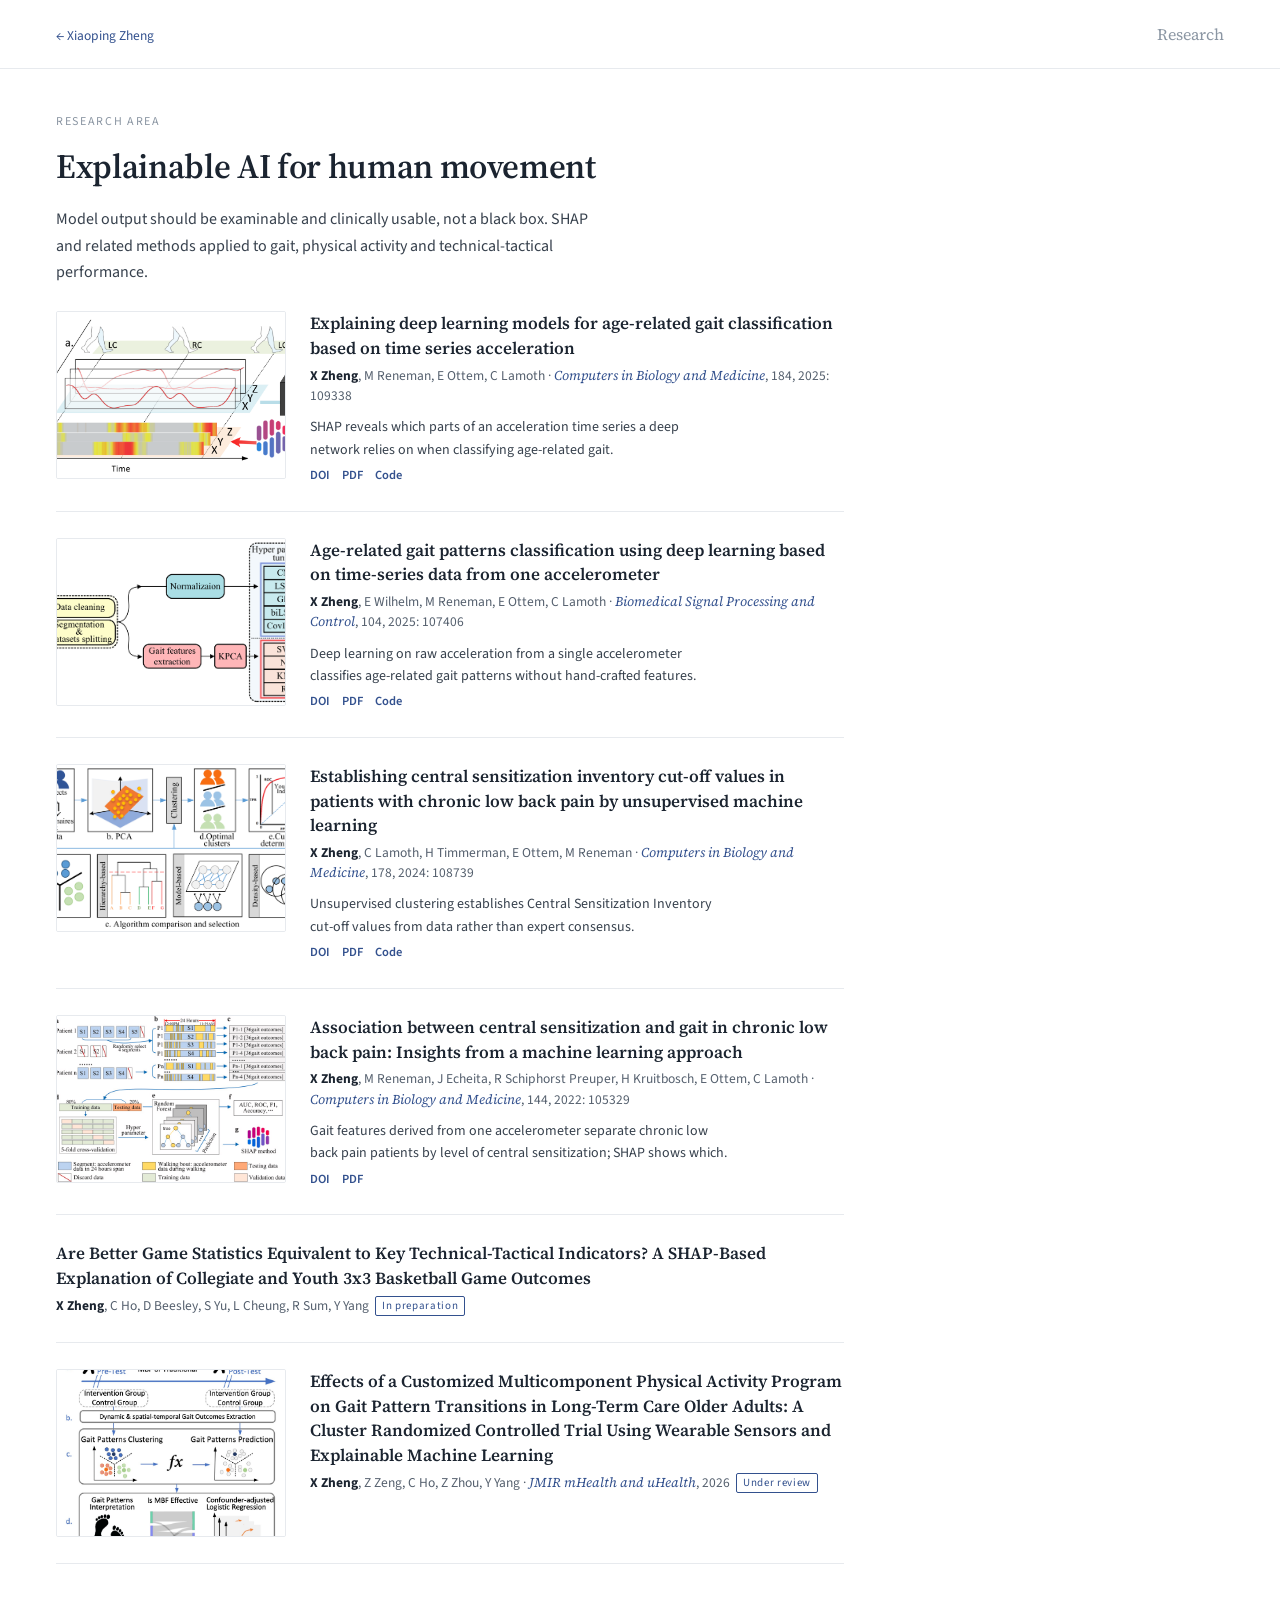
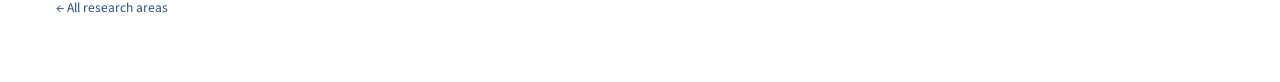
<file: research/explainable-ai.html>
<!doctype html>
<html lang="en">
<head>
<meta charset="utf-8">
<meta name="viewport" content="width=device-width, initial-scale=1">
<title>Explainable AI for human movement — Xiaoping Zheng</title>
<meta name="description" content="Model output should be examinable and clinically usable, not a black box. SHAP and related methods applied to gait, physical activity and technical-tactica">
<link rel="preconnect" href="https://fonts.googleapis.com">
<link rel="preconnect" href="https://fonts.gstatic.com" crossorigin>
<link rel="stylesheet" href="https://fonts.googleapis.com/css2?family=Source+Serif+4:opsz,wght@8..60,400;8..60,600&amp;family=Source+Sans+3:wght@400;500;600&amp;display=swap">
<link rel="stylesheet" href="../style.css">
</head>
<body>

<div class="page">
  <div class="bar">
    <a class="back" href="../index.html">← Xiaoping Zheng</a>
    <span class="mark">Research</span>
  </div>
  <div class="body">
    <p class="kick">Research area</p>
    <h1>Explainable AI for human movement</h1>
    <p class="intro">Model output should be examinable and clinically usable, not a black box. SHAP and related methods applied to gait, physical activity and technical-tactical performance.</p>
    <article class="paper"><div class="fig"><img src="../images/journal7-1.png" alt="" loading="lazy"></div><div><div class="t">Explaining deep learning models for age-related gait classification based on time series acceleration</div><div class="m"><b>X Zheng</b>, M Reneman, E Ottem, C Lamoth · <i>Computers in Biology and Medicine</i>, 184, 2025: 109338</div><p class="find">SHAP reveals which parts of an acceleration time series a deep network relies on when classifying age-related gait.</p><div class="links"><a href="https://doi.org/10.1016/j.compbiomed.2024.109338">DOI</a><a href="../paper/Explaining deep learning models for age-related gait classification based on acceleration time series.pdf">PDF</a><a href="https://github.com/xzheng93/Explainable_DL">Code</a></div></div></article><article class="paper"><div class="fig"><img src="../images/journal5-1.png" alt="" loading="lazy"></div><div><div class="t">Age-related gait patterns classification using deep learning based on time-series data from one accelerometer</div><div class="m"><b>X Zheng</b>, E Wilhelm, M Reneman, E Ottem, C Lamoth · <i>Biomedical Signal Processing and Control</i>, 104, 2025: 107406</div><p class="find">Deep learning on raw acceleration from a single accelerometer classifies age-related gait patterns without hand-crafted features.</p><div class="links"><a href="https://doi.org/10.1016/j.bspc.2024.107406">DOI</a><a href="../paper/Age-related Gait Patterns Classification Using Deep Learning Based on Time-series Data from One Accelerometer.pdf">PDF</a><a href="https://github.com/xzheng93/Age-related_gait_classification">Code</a></div></div></article><article class="paper"><div class="fig"><img src="../images/journal6-1.png" alt="" loading="lazy"></div><div><div class="t">Establishing central sensitization inventory cut-off values in patients with chronic low back pain by unsupervised machine learning</div><div class="m"><b>X Zheng</b>, C Lamoth, H Timmerman, E Ottem, M Reneman · <i>Computers in Biology and Medicine</i>, 178, 2024: 108739</div><p class="find">Unsupervised clustering establishes Central Sensitization Inventory cut-off values from data rather than expert consensus.</p><div class="links"><a href="https://doi.org/10.1016/j.compbiomed.2024.108739">DOI</a><a href="../paper/Establishing Central Sensitization Inventory Cut-off Values in Dutch-speaking patients with Chronic Low Back Pain by Unsupervised Machine Learning.pdf">PDF</a><a href="https://github.com/xzheng93/CSI_cutoff_establishment">Code</a></div></div></article><article class="paper"><div class="fig"><img src="../images/journal1-1.png" alt="" loading="lazy"></div><div><div class="t">Association between central sensitization and gait in chronic low back pain: Insights from a machine learning approach</div><div class="m"><b>X Zheng</b>, M Reneman, J Echeita, R Schiphorst Preuper, H Kruitbosch, E Ottem, C Lamoth · <i>Computers in Biology and Medicine</i>, 144, 2022: 105329</div><p class="find">Gait features derived from one accelerometer separate chronic low back pain patients by level of central sensitization; SHAP shows which.</p><div class="links"><a href="https://doi.org/10.1016/j.compbiomed.2022.105329">DOI</a><a href="../paper/Association between central sensitization and gait in chronic low back pain.pdf">PDF</a></div></div></article><article class="paper nofig"><div><div class="t">Are Better Game Statistics Equivalent to Key Technical-Tactical Indicators? A SHAP-Based Explanation of Collegiate and Youth 3x3 Basketball Game Outcomes</div><div class="m"><b>X Zheng</b>, C Ho, D Beesley, S Yu, L Cheung, R Sum, Y Yang<span class="status">In preparation</span></div></div></article><article class="paper"><div class="fig"><img src="../images/journal9-1.jpg" alt="" loading="lazy"></div><div><div class="t">Effects of a Customized Multicomponent Physical Activity Program on Gait Pattern Transitions in Long-Term Care Older Adults: A Cluster Randomized Controlled Trial Using Wearable Sensors and Explainable Machine Learning</div><div class="m"><b>X Zheng</b>, Z Zeng, C Ho, Z Zhou, Y Yang · <i>JMIR mHealth and uHealth</i>, 2026<span class="status">Under review</span></div></div></article>
    <p class="foot"><a href="../index.html">← All research areas</a></p>
  </div>
</div>
</body>
</html>
</file>
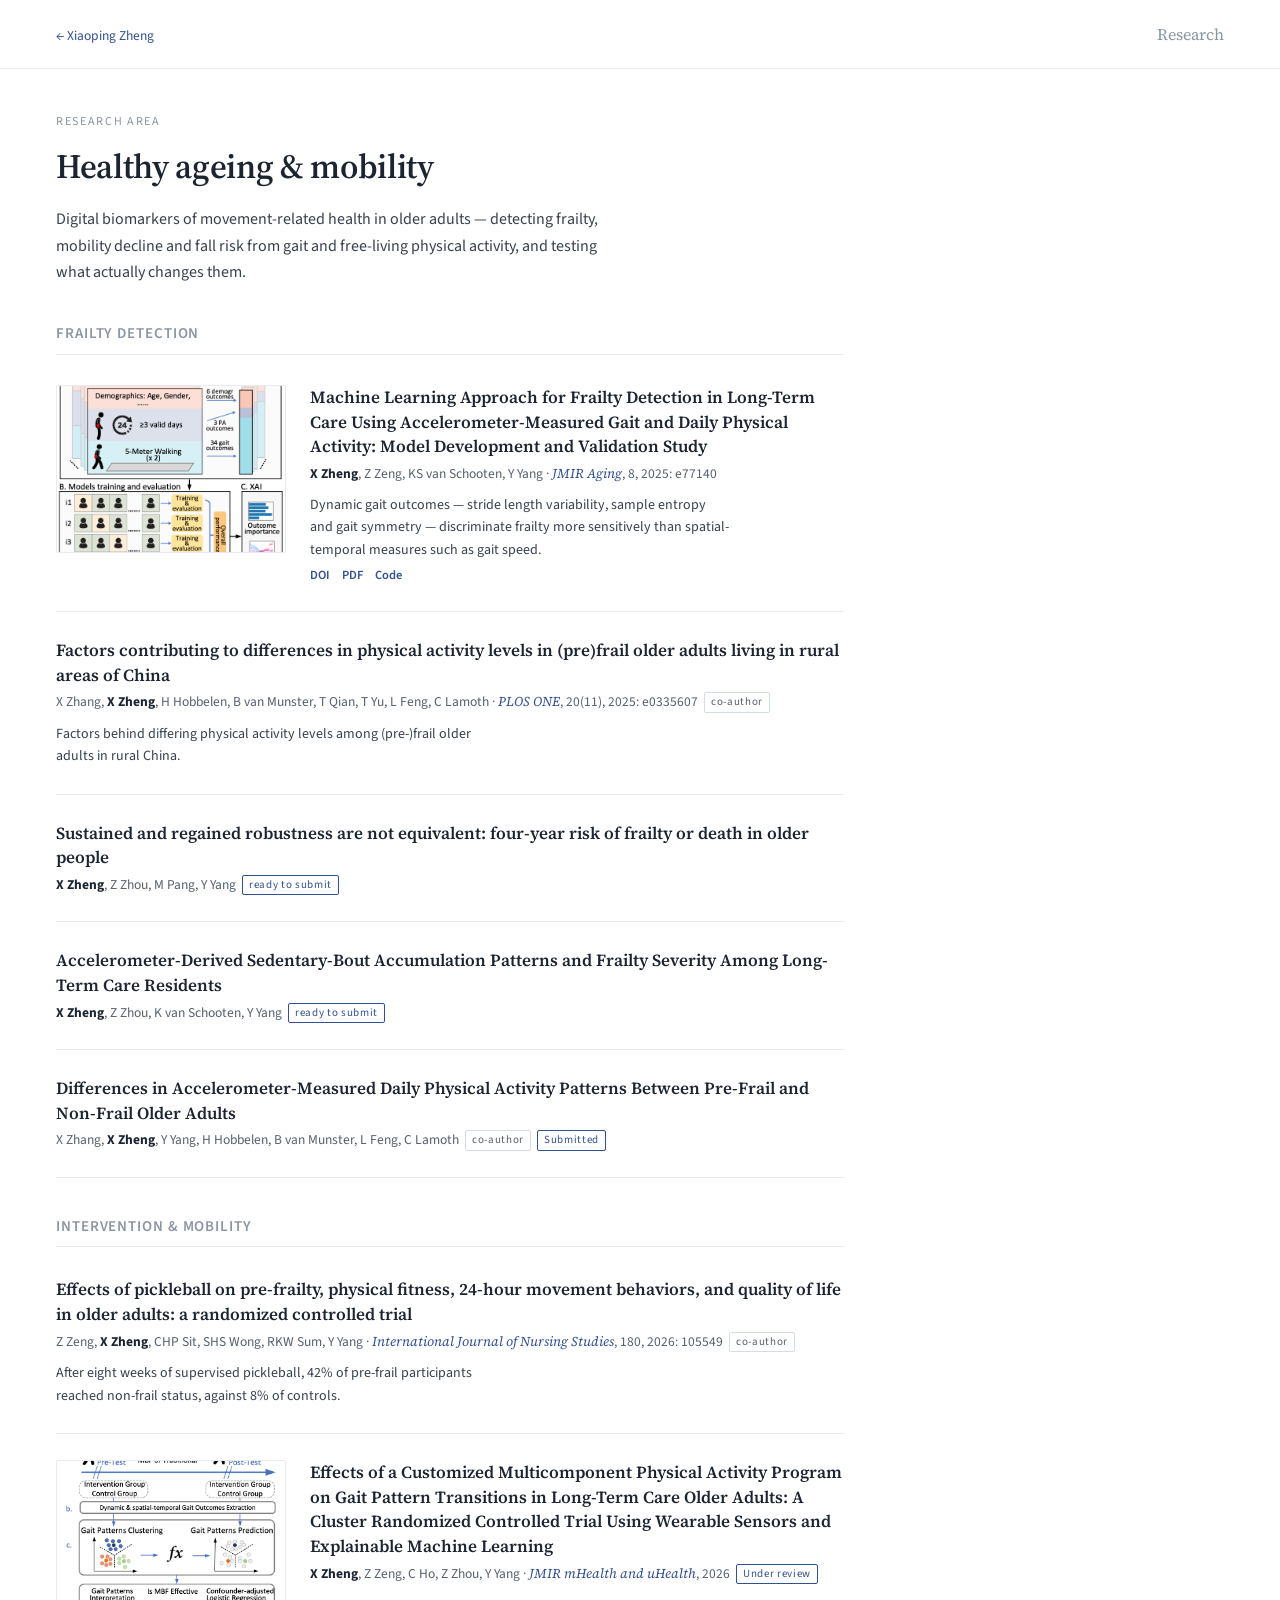
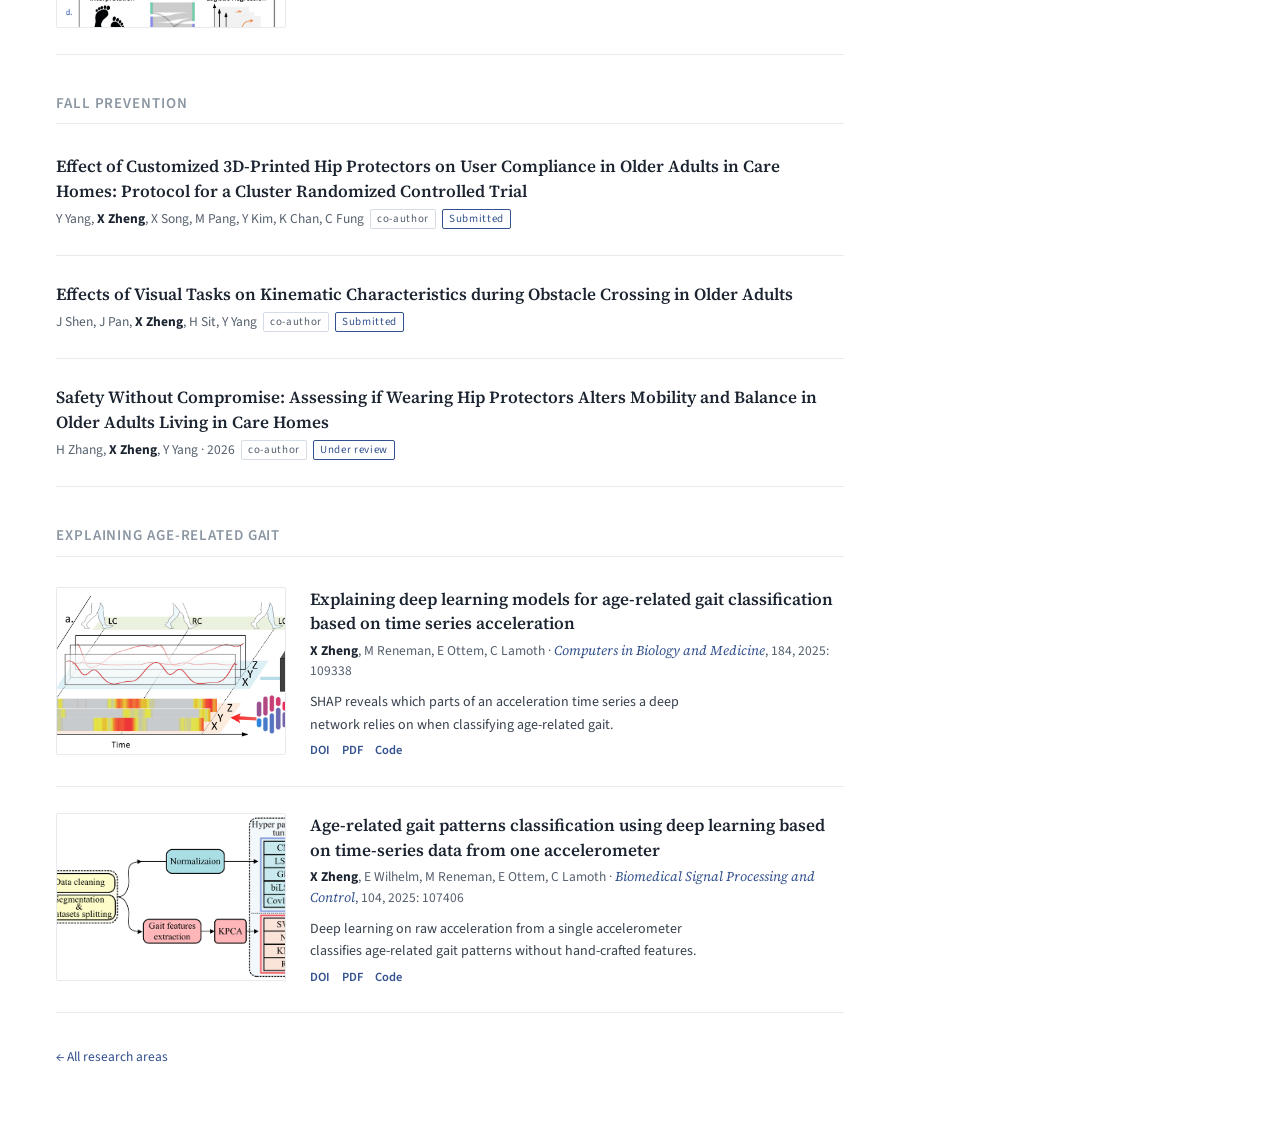
<file: research/healthy-ageing.html>
<!doctype html>
<html lang="en">
<head>
<meta charset="utf-8">
<meta name="viewport" content="width=device-width, initial-scale=1">
<title>Healthy ageing & mobility — Xiaoping Zheng</title>
<meta name="description" content="Digital biomarkers of movement-related health in older adults — detecting frailty, mobility decline and fall risk from gait and free-living physical activi">
<link rel="preconnect" href="https://fonts.googleapis.com">
<link rel="preconnect" href="https://fonts.gstatic.com" crossorigin>
<link rel="stylesheet" href="https://fonts.googleapis.com/css2?family=Source+Serif+4:opsz,wght@8..60,400;8..60,600&amp;family=Source+Sans+3:wght@400;500;600&amp;display=swap">
<link rel="stylesheet" href="../style.css">
</head>
<body>

<div class="page">
  <div class="bar">
    <a class="back" href="../index.html">← Xiaoping Zheng</a>
    <span class="mark">Research</span>
  </div>
  <div class="body">
    <p class="kick">Research area</p>
    <h1>Healthy ageing &amp; mobility</h1>
    <p class="intro">Digital biomarkers of movement-related health in older adults — detecting frailty, mobility decline and fall risk from gait and free-living physical activity, and testing what actually changes them.</p>
    <h2 class="sub">Frailty detection</h2><article class="paper"><div class="fig"><img src="../images/journal8-1.png" alt="" loading="lazy"></div><div><div class="t">Machine Learning Approach for Frailty Detection in Long-Term Care Using Accelerometer-Measured Gait and Daily Physical Activity: Model Development and Validation Study</div><div class="m"><b>X Zheng</b>, Z Zeng, KS van Schooten, Y Yang · <i>JMIR Aging</i>, 8, 2025: e77140</div><p class="find">Dynamic gait outcomes — stride length variability, sample entropy and gait symmetry — discriminate frailty more sensitively than spatial-temporal measures such as gait speed.</p><div class="links"><a href="https://doi.org/10.2196/77140">DOI</a><a href="../paper/Machine Learning Approach for Frailty Detection in Long Term Care.pdf">PDF</a><a href="https://github.com/xzheng93/Frailty_Identification">Code</a></div></div></article><article class="paper nofig"><div><div class="t">Factors contributing to differences in physical activity levels in (pre)frail older adults living in rural areas of China</div><div class="m">X Zhang, <b>X Zheng</b>, H Hobbelen, B van Munster, T Qian, T Yu, L Feng, C Lamoth · <i>PLOS ONE</i>, 20(11), 2025: e0335607<span class="pill">co-author</span></div><p class="find">Factors behind differing physical activity levels among (pre-)frail older adults in rural China.</p></div></article><article class="paper nofig"><div><div class="t">Sustained and regained robustness are not equivalent: four-year risk of frailty or death in older people</div><div class="m"><b>X Zheng</b>, Z Zhou, M Pang, Y Yang<span class="status">ready to submit</span></div></div></article><article class="paper nofig"><div><div class="t">Accelerometer-Derived Sedentary-Bout Accumulation Patterns and Frailty Severity Among Long-Term Care Residents</div><div class="m"><b>X Zheng</b>, Z Zhou, K van Schooten, Y Yang<span class="status">ready to submit</span></div></div></article><article class="paper nofig"><div><div class="t">Differences in Accelerometer-Measured Daily Physical Activity Patterns Between Pre-Frail and Non-Frail Older Adults</div><div class="m">X Zhang, <b>X Zheng</b>, Y Yang, H Hobbelen, B van Munster, L Feng, C Lamoth<span class="pill">co-author</span><span class="status">Submitted</span></div></div></article><h2 class="sub">Intervention &amp; mobility</h2><article class="paper nofig"><div><div class="t">Effects of pickleball on pre-frailty, physical fitness, 24-hour movement behaviors, and quality of life in older adults: a randomized controlled trial</div><div class="m">Z Zeng, <b>X Zheng</b>, CHP Sit, SHS Wong, RKW Sum, Y Yang · <i>International Journal of Nursing Studies</i>, 180, 2026: 105549<span class="pill">co-author</span></div><p class="find">After eight weeks of supervised pickleball, 42% of pre-frail participants reached non-frail status, against 8% of controls.</p></div></article><article class="paper"><div class="fig"><img src="../images/journal9-1.jpg" alt="" loading="lazy"></div><div><div class="t">Effects of a Customized Multicomponent Physical Activity Program on Gait Pattern Transitions in Long-Term Care Older Adults: A Cluster Randomized Controlled Trial Using Wearable Sensors and Explainable Machine Learning</div><div class="m"><b>X Zheng</b>, Z Zeng, C Ho, Z Zhou, Y Yang · <i>JMIR mHealth and uHealth</i>, 2026<span class="status">Under review</span></div></div></article><h2 class="sub">Fall prevention</h2><article class="paper nofig"><div><div class="t">Effect of Customized 3D-Printed Hip Protectors on User Compliance in Older Adults in Care Homes: Protocol for a Cluster Randomized Controlled Trial</div><div class="m">Y Yang, <b>X Zheng</b>, X Song, M Pang, Y Kim, K Chan, C Fung<span class="pill">co-author</span><span class="status">Submitted</span></div></div></article><article class="paper nofig"><div><div class="t">Effects of Visual Tasks on Kinematic Characteristics during Obstacle Crossing in Older Adults</div><div class="m">J Shen, J Pan, <b>X Zheng</b>, H Sit, Y Yang<span class="pill">co-author</span><span class="status">Submitted</span></div></div></article><article class="paper nofig"><div><div class="t">Safety Without Compromise: Assessing if Wearing Hip Protectors Alters Mobility and Balance in Older Adults Living in Care Homes</div><div class="m">H Zhang, <b>X Zheng</b>, Y Yang · 2026<span class="pill">co-author</span><span class="status">Under review</span></div></div></article><h2 class="sub">Explaining age-related gait</h2><article class="paper"><div class="fig"><img src="../images/journal7-1.png" alt="" loading="lazy"></div><div><div class="t">Explaining deep learning models for age-related gait classification based on time series acceleration</div><div class="m"><b>X Zheng</b>, M Reneman, E Ottem, C Lamoth · <i>Computers in Biology and Medicine</i>, 184, 2025: 109338</div><p class="find">SHAP reveals which parts of an acceleration time series a deep network relies on when classifying age-related gait.</p><div class="links"><a href="https://doi.org/10.1016/j.compbiomed.2024.109338">DOI</a><a href="../paper/Explaining deep learning models for age-related gait classification based on acceleration time series.pdf">PDF</a><a href="https://github.com/xzheng93/Explainable_DL">Code</a></div></div></article><article class="paper"><div class="fig"><img src="../images/journal5-1.png" alt="" loading="lazy"></div><div><div class="t">Age-related gait patterns classification using deep learning based on time-series data from one accelerometer</div><div class="m"><b>X Zheng</b>, E Wilhelm, M Reneman, E Ottem, C Lamoth · <i>Biomedical Signal Processing and Control</i>, 104, 2025: 107406</div><p class="find">Deep learning on raw acceleration from a single accelerometer classifies age-related gait patterns without hand-crafted features.</p><div class="links"><a href="https://doi.org/10.1016/j.bspc.2024.107406">DOI</a><a href="../paper/Age-related Gait Patterns Classification Using Deep Learning Based on Time-series Data from One Accelerometer.pdf">PDF</a><a href="https://github.com/xzheng93/Age-related_gait_classification">Code</a></div></div></article>
    <p class="foot"><a href="../index.html">← All research areas</a></p>
  </div>
</div>
</body>
</html>
</file>
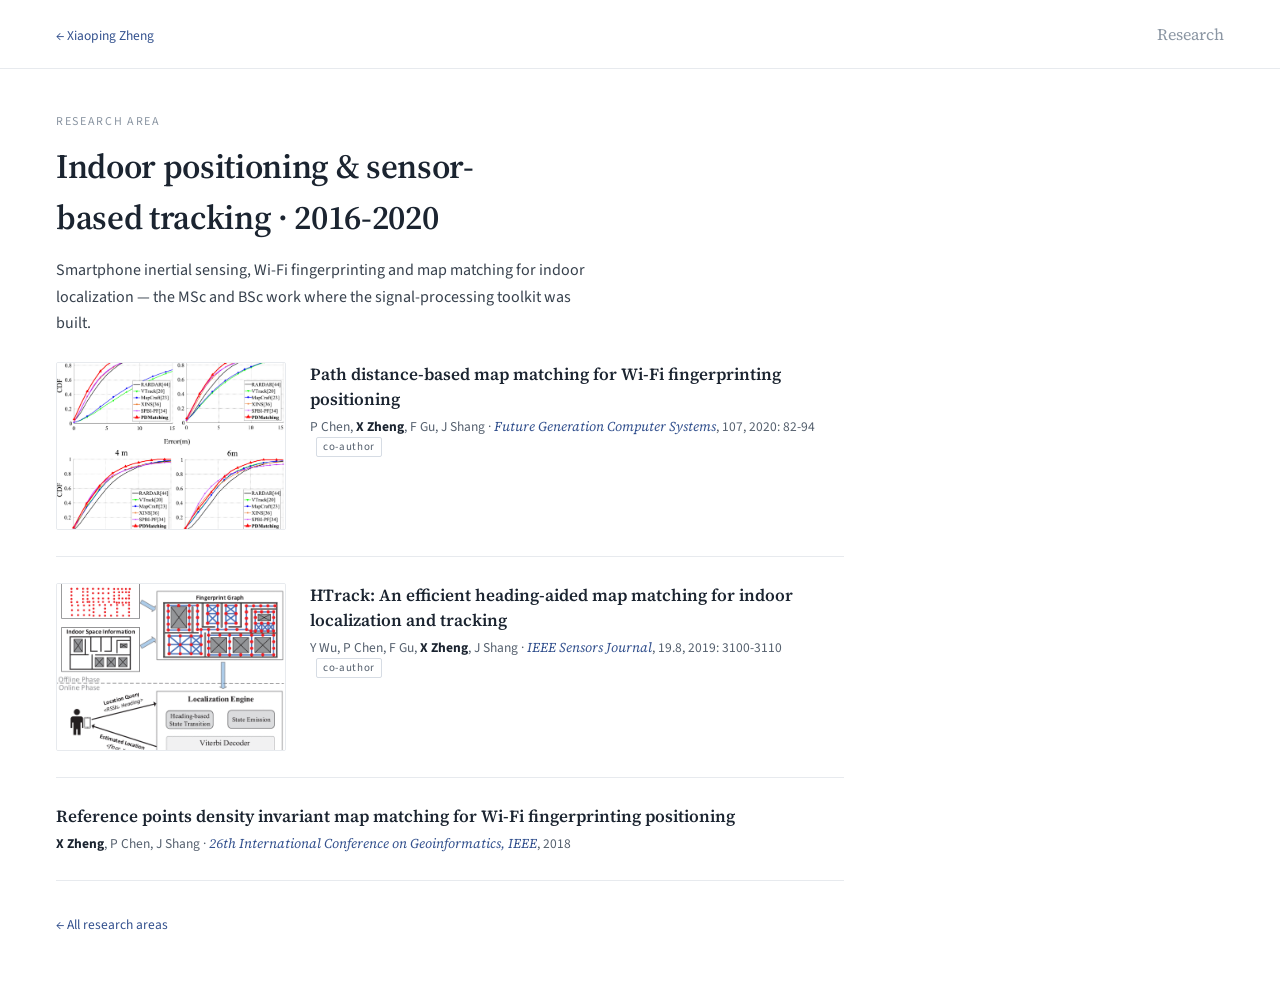
<file: research/indoor-positioning.html>
<!doctype html>
<html lang="en">
<head>
<meta charset="utf-8">
<meta name="viewport" content="width=device-width, initial-scale=1">
<title>Indoor positioning & sensor-based tracking — Xiaoping Zheng</title>
<meta name="description" content="Smartphone inertial sensing, Wi-Fi fingerprinting and map matching for indoor localization — the MSc and BSc work where the signal-processing toolkit was b">
<link rel="preconnect" href="https://fonts.googleapis.com">
<link rel="preconnect" href="https://fonts.gstatic.com" crossorigin>
<link rel="stylesheet" href="https://fonts.googleapis.com/css2?family=Source+Serif+4:opsz,wght@8..60,400;8..60,600&amp;family=Source+Sans+3:wght@400;500;600&amp;display=swap">
<link rel="stylesheet" href="../style.css">
</head>
<body>

<div class="page">
  <div class="bar">
    <a class="back" href="../index.html">← Xiaoping Zheng</a>
    <span class="mark">Research</span>
  </div>
  <div class="body">
    <p class="kick">Research area</p>
    <h1>Indoor positioning &amp; sensor-based tracking · 2016-2020</h1>
    <p class="intro">Smartphone inertial sensing, Wi-Fi fingerprinting and map matching for indoor localization — the MSc and BSc work where the signal-processing toolkit was built.</p>
    <article class="paper"><div class="fig"><img src="../images/journal2-1.png" alt="" loading="lazy"></div><div><div class="t">Path distance-based map matching for Wi-Fi fingerprinting positioning</div><div class="m">P Chen, <b>X Zheng</b>, F Gu, J Shang · <i>Future Generation Computer Systems</i>, 107, 2020: 82-94<span class="pill">co-author</span></div></div></article><article class="paper"><div class="fig"><img src="../images/journal3-1.png" alt="" loading="lazy"></div><div><div class="t">HTrack: An efficient heading-aided map matching for indoor localization and tracking</div><div class="m">Y Wu, P Chen, F Gu, <b>X Zheng</b>, J Shang · <i>IEEE Sensors Journal</i>, 19.8, 2019: 3100-3110<span class="pill">co-author</span></div></div></article><article class="paper nofig"><div><div class="t">Reference points density invariant map matching for Wi-Fi fingerprinting positioning</div><div class="m"><b>X Zheng</b>, P Chen, J Shang · <i>26th International Conference on Geoinformatics, IEEE</i>, 2018</div></div></article>
    <p class="foot"><a href="../index.html">← All research areas</a></p>
  </div>
</div>
</body>
</html>
</file>
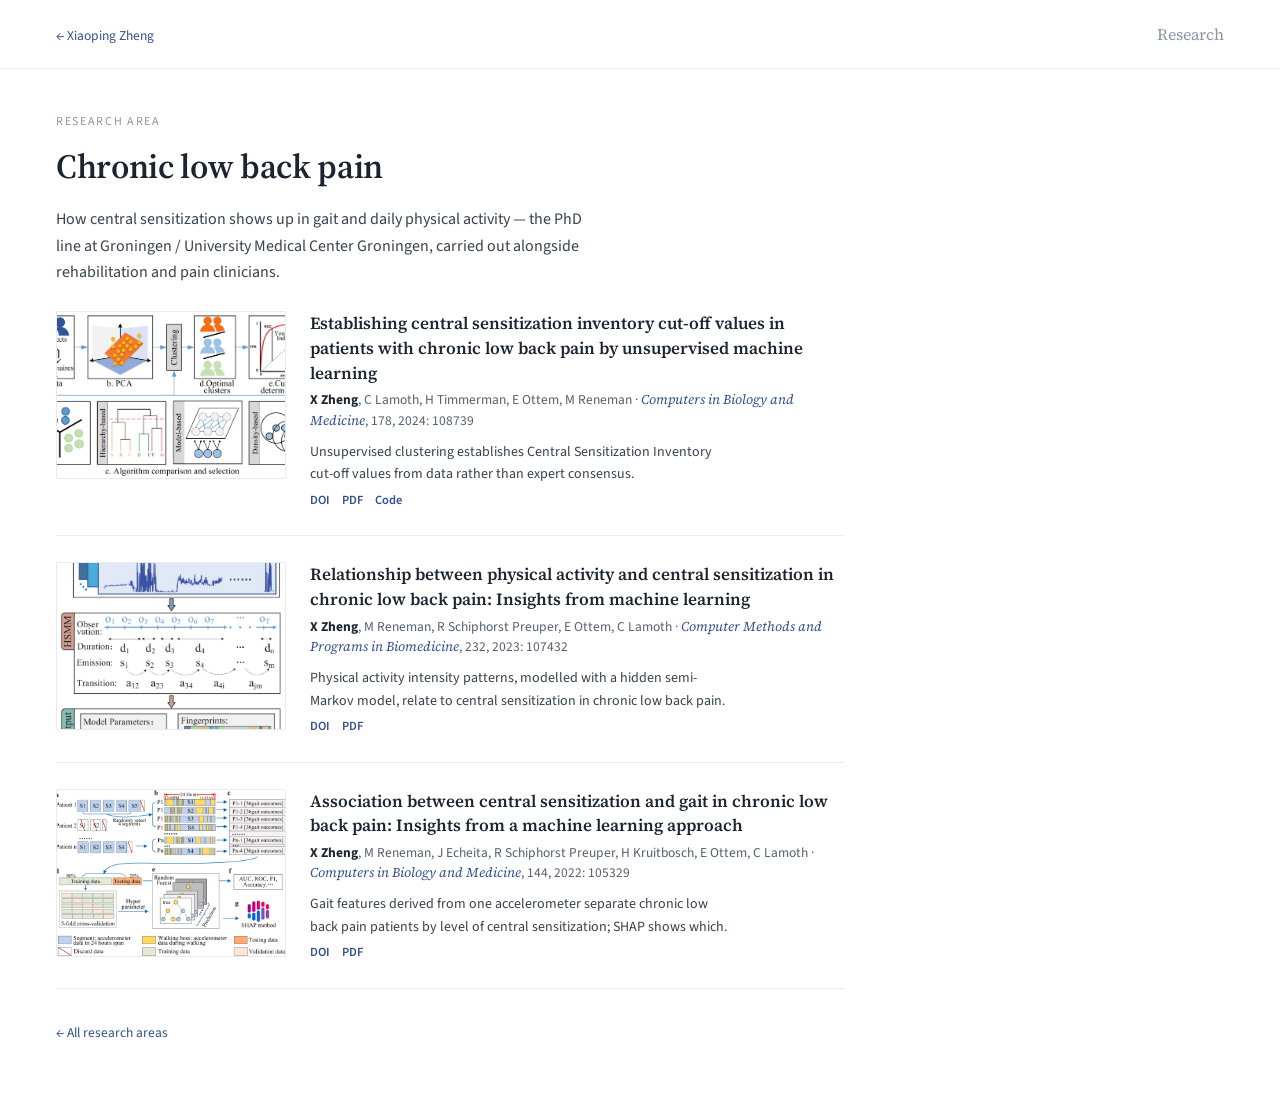
<file: research/low-back-pain.html>
<!doctype html>
<html lang="en">
<head>
<meta charset="utf-8">
<meta name="viewport" content="width=device-width, initial-scale=1">
<title>Chronic low back pain — Xiaoping Zheng</title>
<meta name="description" content="How central sensitization shows up in gait and daily physical activity — the PhD line at Groningen / University Medical Center Groningen, carried out along">
<link rel="preconnect" href="https://fonts.googleapis.com">
<link rel="preconnect" href="https://fonts.gstatic.com" crossorigin>
<link rel="stylesheet" href="https://fonts.googleapis.com/css2?family=Source+Serif+4:opsz,wght@8..60,400;8..60,600&amp;family=Source+Sans+3:wght@400;500;600&amp;display=swap">
<link rel="stylesheet" href="../style.css">
</head>
<body>

<div class="page">
  <div class="bar">
    <a class="back" href="../index.html">← Xiaoping Zheng</a>
    <span class="mark">Research</span>
  </div>
  <div class="body">
    <p class="kick">Research area</p>
    <h1>Chronic low back pain</h1>
    <p class="intro">How central sensitization shows up in gait and daily physical activity — the PhD line at Groningen / University Medical Center Groningen, carried out alongside rehabilitation and pain clinicians.</p>
    <article class="paper"><div class="fig"><img src="../images/journal6-1.png" alt="" loading="lazy"></div><div><div class="t">Establishing central sensitization inventory cut-off values in patients with chronic low back pain by unsupervised machine learning</div><div class="m"><b>X Zheng</b>, C Lamoth, H Timmerman, E Ottem, M Reneman · <i>Computers in Biology and Medicine</i>, 178, 2024: 108739</div><p class="find">Unsupervised clustering establishes Central Sensitization Inventory cut-off values from data rather than expert consensus.</p><div class="links"><a href="https://doi.org/10.1016/j.compbiomed.2024.108739">DOI</a><a href="../paper/Establishing Central Sensitization Inventory Cut-off Values in Dutch-speaking patients with Chronic Low Back Pain by Unsupervised Machine Learning.pdf">PDF</a><a href="https://github.com/xzheng93/CSI_cutoff_establishment">Code</a></div></div></article><article class="paper"><div class="fig"><img src="../images/journal4-1.png" alt="" loading="lazy"></div><div><div class="t">Relationship between physical activity and central sensitization in chronic low back pain: Insights from machine learning</div><div class="m"><b>X Zheng</b>, M Reneman, R Schiphorst Preuper, E Ottem, C Lamoth · <i>Computer Methods and Programs in Biomedicine</i>, 232, 2023: 107432</div><p class="find">Physical activity intensity patterns, modelled with a hidden semi-Markov model, relate to central sensitization in chronic low back pain.</p><div class="links"><a href="https://doi.org/10.1016/j.cmpb.2023.107432">DOI</a><a href="../paper/Relationship between physical activity and central sensitization in chronic low back pain.pdf">PDF</a></div></div></article><article class="paper"><div class="fig"><img src="../images/journal1-1.png" alt="" loading="lazy"></div><div><div class="t">Association between central sensitization and gait in chronic low back pain: Insights from a machine learning approach</div><div class="m"><b>X Zheng</b>, M Reneman, J Echeita, R Schiphorst Preuper, H Kruitbosch, E Ottem, C Lamoth · <i>Computers in Biology and Medicine</i>, 144, 2022: 105329</div><p class="find">Gait features derived from one accelerometer separate chronic low back pain patients by level of central sensitization; SHAP shows which.</p><div class="links"><a href="https://doi.org/10.1016/j.compbiomed.2022.105329">DOI</a><a href="../paper/Association between central sensitization and gait in chronic low back pain.pdf">PDF</a></div></div></article>
    <p class="foot"><a href="../index.html">← All research areas</a></p>
  </div>
</div>
</body>
</html>
</file>
<file: style.css>
/* zhengxiaoping.com — generated by hub/scripts/build_site.py. Do not hand-edit. */
:root {
  --bg:#FFFFFF; --panel:#F4F6F9; --ink:#1B2430; --soft:#55606E; --faint:#8B96A3;
  --rule:#E7EAEE; --accent:#33518E; --accent-dk:#24396A;
}
* { box-sizing:border-box; margin:0; }
body { background:var(--bg); color:var(--ink); font-family:'Source Sans 3',system-ui,'Helvetica Neue',sans-serif; line-height:1.5; }
a { color:var(--accent); text-decoration:none; }
a:hover { color:var(--accent-dk); text-decoration:underline; }
:focus-visible { outline:2px solid var(--accent); outline-offset:2px; }
img { max-width:100%; }
h1,h2,h3 { font-family:'Source Serif 4',Georgia,'Times New Roman',serif; font-weight:600; text-wrap:balance; }

/* ---- home ---- */
.layout { display:flex; min-height:100vh; align-items:flex-start; }
aside { width:300px; flex:none; background:var(--panel); border-right:1px solid var(--rule);
        padding:34px 30px 28px; display:flex; flex-direction:column; gap:16px;
        position:sticky; top:0; height:100vh; overflow-y:auto; overscroll-behavior:contain; }
/* Photo shrinks with window height so the whole sidebar fits without scrolling:
   532px = everything else in the sidebar, 1.19 = portrait height/width. */
.photo { width:clamp(140px, calc((100vh - 532px) / 1.19), 240px); border-radius:3px;
         border:1px solid var(--rule); display:block; }
aside h1 { font-size:25px; line-height:1.2; }
aside h1 span { display:block; font-size:15px; color:var(--soft); font-weight:400; margin-top:4px; }
.role { font-size:14.5px; line-height:1.55; color:var(--soft); }
.role b { color:var(--ink); font-weight:600; }
aside hr { border:0; border-top:1px solid var(--rule); }
.contact { display:flex; flex-direction:column; gap:9px; font-size:13.5px; }
.cv { background:var(--accent); color:#FFF; text-align:center; font-size:14px; font-weight:600;
      padding:11px 0; border-radius:3px; }
.cv:hover { background:var(--accent-dk); color:#FFF; text-decoration:none; }
.geo { font-size:12.5px; color:var(--faint); margin-top:auto; }
main { flex:1; min-width:0; padding:52px 56px 40px; }
main section { margin-bottom:42px; }
main h2 { font-size:23px; margin-bottom:16px; }
main h2 .count { font-family:'Source Sans 3',sans-serif; font-size:13px; font-weight:400;
                 color:var(--faint); margin-left:8px; }
.bio { font-size:16px; line-height:1.68; max-width:68ch; color:#37414D; margin-bottom:12px; }
.areas { display:grid; grid-template-columns:repeat(2,minmax(0,1fr)); gap:14px; }
.area { border:1px solid var(--rule); padding:18px 20px; border-radius:3px; display:block; color:inherit; }
.area:hover { border-color:var(--accent); text-decoration:none; color:inherit; }
.area h3 { font-size:17.5px; color:var(--accent-dk); }
.area .k { font-size:12.5px; color:var(--faint); margin-top:3px; font-variant-numeric:tabular-nums; }
.area p { font-size:14px; line-height:1.55; color:var(--soft); margin-top:8px; }
.area .go { margin-top:12px; font-size:12.5px; font-weight:600; color:var(--accent); }
.area:hover .go { text-decoration:underline; }
.pub { margin-bottom:14px; max-width:80ch; }
.pub .t { font-size:15px; font-weight:500; line-height:1.45; }
.pub .m { font-size:13px; color:var(--soft); margin-top:2px; }
.pub .m b { color:var(--ink); font-weight:600; }
.pub .m i { font-family:'Source Serif 4',Georgia,serif; color:var(--accent); }
.pill { display:inline-block; font-size:11px; letter-spacing:.06em; border:1px solid #D6DCE4;
        border-radius:2px; padding:1px 6px; color:var(--soft); margin-left:6px; vertical-align:1px; }
.status { display:inline-block; font-size:11px; letter-spacing:.06em; border:1px solid var(--accent);
          color:var(--accent); border-radius:2px; padding:1px 6px; margin-left:6px; vertical-align:1px; }
.links { display:flex; gap:12px; margin-top:5px; }
.links a { font-size:12.5px; font-weight:600; }
.duo { display:grid; grid-template-columns:repeat(2,minmax(0,1fr)); gap:28px; }
.duo h3 { font-family:'Source Sans 3',sans-serif; font-size:13px; letter-spacing:.08em;
          text-transform:uppercase; color:var(--faint); margin-bottom:12px; }
.duo ul { list-style:none; padding:0; display:flex; flex-direction:column; gap:11px; }
.duo li { font-size:13.5px; line-height:1.45; color:#37414D; padding-left:14px; position:relative; }
.duo li::before { content:""; position:absolute; left:0; top:7px; width:5px; height:5px;
                  background:var(--accent); border-radius:50%; }
.duo .sub { display:block; color:var(--faint); font-size:12.5px; margin-top:1px; }
footer { border-top:1px solid var(--rule); padding-top:18px; font-size:12.5px; color:var(--faint); }

/* ---- research page ---- */
.bar { display:flex; justify-content:space-between; align-items:baseline;
       padding:22px 56px; border-bottom:1px solid var(--rule); }
.bar .mark { font-family:'Source Serif 4',Georgia,serif; font-size:16px; color:var(--faint); }
.back { font-size:13.5px; }
.body { max-width:900px; padding:44px 56px 64px; }
.kick { font-size:12px; letter-spacing:.14em; text-transform:uppercase; color:var(--faint); }
.body h1 { font-size:34px; margin-top:10px; letter-spacing:-.01em; }
.intro { margin-top:14px; font-size:16px; line-height:1.65; color:#37414D; max-width:68ch; }
h2.sub { font-size:15px; letter-spacing:.06em; text-transform:uppercase;
         font-family:'Source Sans 3',sans-serif; font-weight:600; color:var(--faint);
         margin:38px 0 4px; padding-bottom:8px; border-bottom:1px solid var(--rule); }
.paper { display:grid; grid-template-columns:230px minmax(0,1fr); gap:24px;
         padding:26px 0; border-bottom:1px solid var(--rule); align-items:start; }
.paper.nofig { grid-template-columns:minmax(0,1fr); }
.fig { width:230px; height:168px; border:1px solid var(--rule); border-radius:2px;
       overflow:hidden; background:var(--panel); }
.fig img { width:100%; height:100%; object-fit:cover; display:block; }
.paper .t { font-size:17px; font-weight:600; line-height:1.45;
            font-family:'Source Serif 4',Georgia,serif; }
.paper .m { font-size:13.5px; color:var(--soft); margin-top:5px; }
.paper .m b { color:var(--ink); }
.paper .m i { font-family:'Source Serif 4',Georgia,serif; color:var(--accent); }
.paper .find { margin-top:10px; font-size:14px; line-height:1.6; color:#37414D; max-width:60ch; }
.foot { margin-top:34px; font-size:13.5px; }

/* ---- responsive ---- */
@media (max-width:900px) {
  .layout { flex-direction:column; }
  aside { width:100%; position:static; height:auto; overflow:visible;
          border-right:0; border-bottom:1px solid var(--rule); }
  .photo { max-width:180px; }
  main { padding:32px 22px; }
  .areas, .duo { grid-template-columns:1fr; }
  .bar, .body { padding-left:22px; padding-right:22px; }
  .paper { grid-template-columns:1fr; gap:14px; }
  .fig { width:100%; height:200px; }
  .body h1 { font-size:27px; }
}
@media (prefers-reduced-motion:reduce) { * { animation:none !important; transition:none !important; } }
</file>
